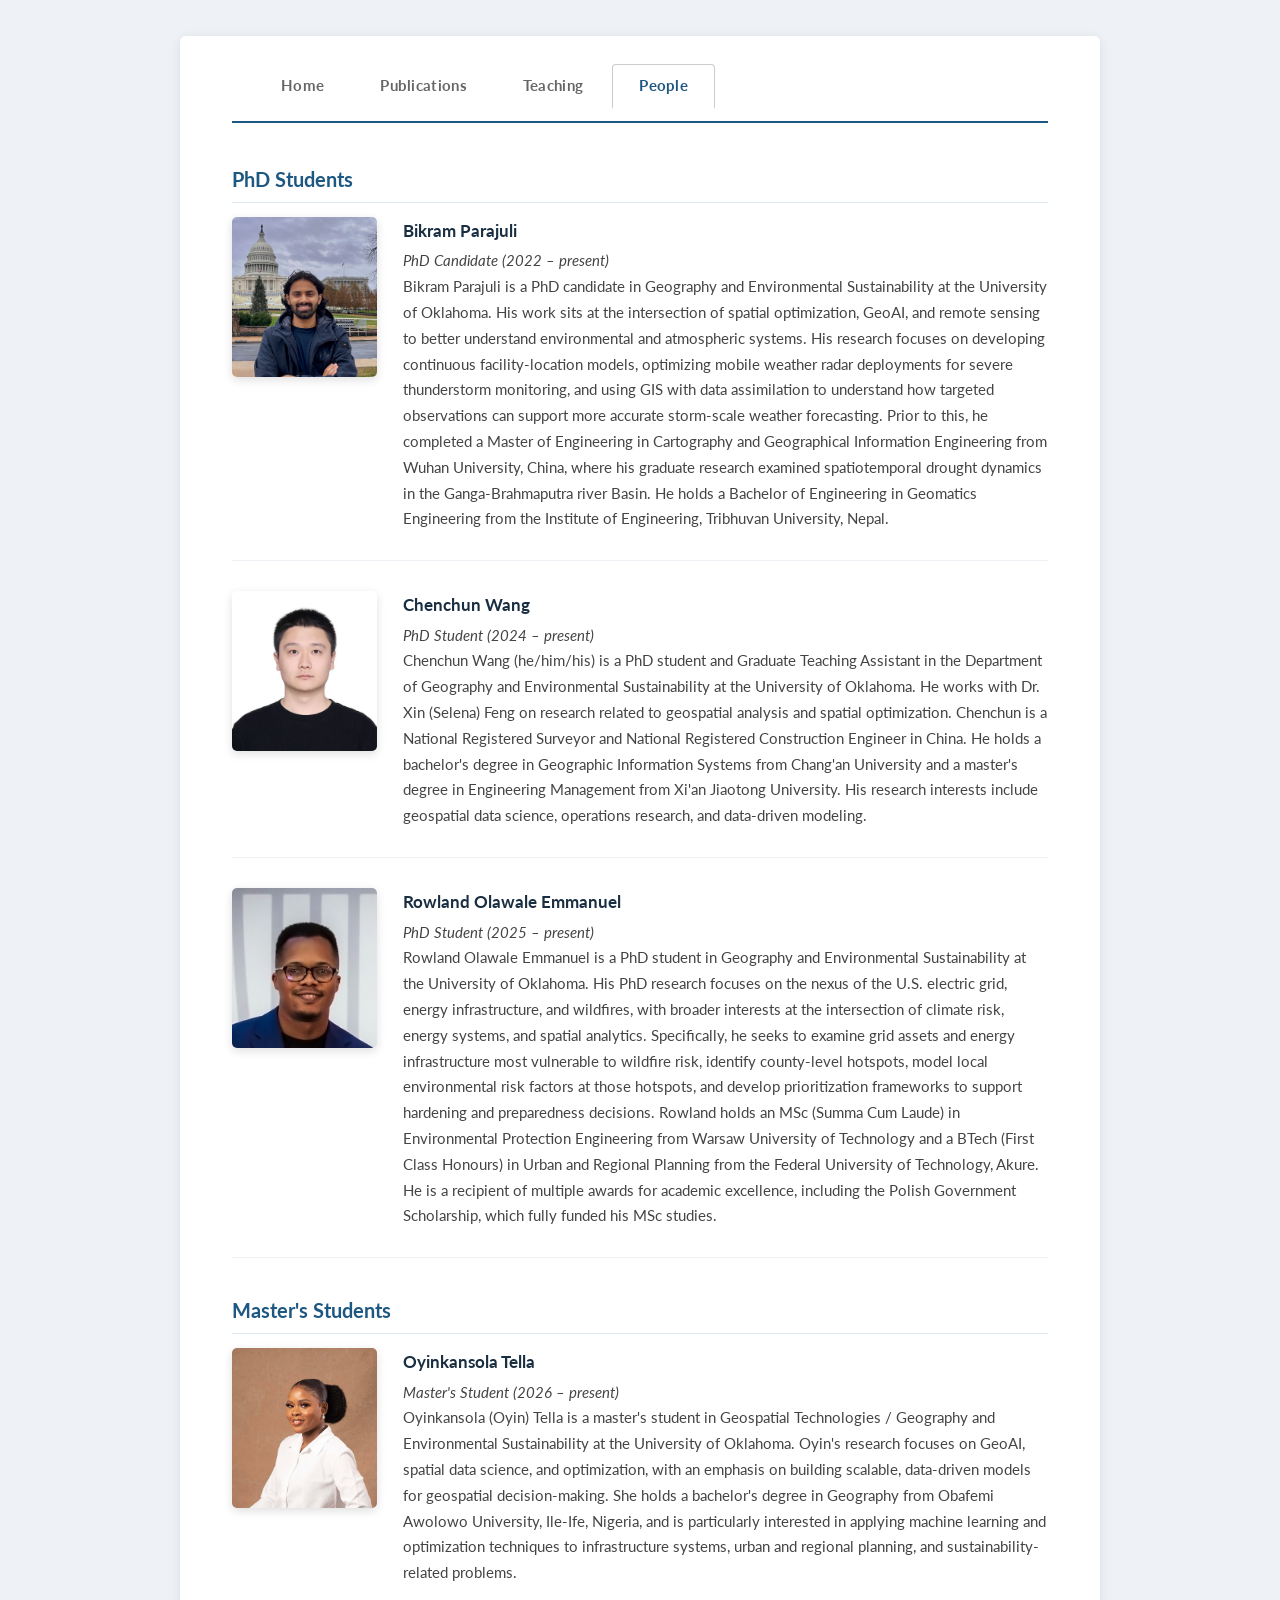
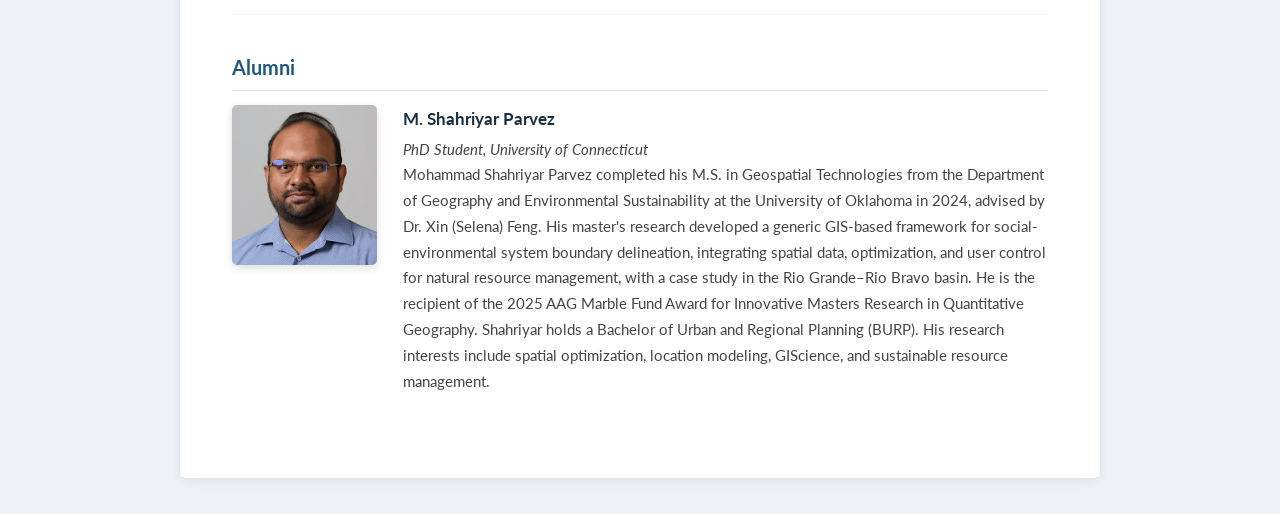
<file: people.html>
<!DOCTYPE html PUBLIC "-//W3C//DTD XHTML 1.1//EN"
  "http://www.w3.org/TR/xhtml11/DTD/xhtml11.dtd">
<html xmlns="http://www.w3.org/1999/xhtml" xml:lang="en">
<head>
<meta name="generator" content="jemdoc, see http://jemdoc.jaboc.net/" />
<meta http-equiv="Content-Type" content="text/html;charset=utf-8" />
<link rel="stylesheet" href="style.css" type="text/css" />
<title>People - Xin Feng</title>
</head>
<body>
<div id="layout-content">

<div id="nav">
  <ul>
    <li><a href="index.html">Home</a></li>
    <li><a href="publications.html">Publications</a></li>
    <li><a href="teaching.html">Teaching</a></li>
    <li><a href="people.html" class="active">People</a></li>
  </ul>
</div>

<h2>PhD Students</h2>

<div class="person">
  <img src="bikram.jpg" alt="Bikram Parajuli" />
  <div class="person-info">
    <h3>Bikram Parajuli</h3>
    <p class="person-role">PhD Candidate (2022 – present)</p>
    <p>Bikram Parajuli is a PhD candidate in Geography and Environmental Sustainability at the University of Oklahoma. His work sits at the intersection of spatial optimization, GeoAI, and remote sensing to better understand environmental and atmospheric systems. His research focuses on developing continuous facility-location models, optimizing mobile weather radar deployments for severe thunderstorm monitoring, and using GIS with data assimilation to understand how targeted observations can support more accurate storm-scale weather forecasting. Prior to this, he completed a Master of Engineering in Cartography and Geographical Information Engineering from Wuhan University, China, where his graduate research examined spatiotemporal drought dynamics in the Ganga-Brahmaputra river Basin. He holds a Bachelor of Engineering in Geomatics Engineering from the Institute of Engineering, Tribhuvan University, Nepal.</p>
  </div>
</div>

<div class="person">
  <img src="chenchun.jpg" alt="Chenchun Wang" />
  <div class="person-info">
    <h3>Chenchun Wang</h3>
    <p class="person-role">PhD Student (2024 – present)</p>
    <p>Chenchun Wang (he/him/his) is a PhD student and Graduate Teaching Assistant in the Department of Geography and Environmental Sustainability at the University of Oklahoma. He works with Dr. Xin (Selena) Feng on research related to geospatial analysis and spatial optimization. Chenchun is a National Registered Surveyor and National Registered Construction Engineer in China. He holds a bachelor's degree in Geographic Information Systems from Chang'an University and a master's degree in Engineering Management from Xi'an Jiaotong University. His research interests include geospatial data science, operations research, and data-driven modeling.</p>
  </div>
</div>

<div class="person">
  <img src="rowland.jpg" alt="Rowland Olawale Emmanuel" />
  <div class="person-info">
    <h3>Rowland Olawale Emmanuel</h3>
    <p class="person-role">PhD Student (2025 – present)</p>
    <p>Rowland Olawale Emmanuel is a PhD student in Geography and Environmental Sustainability at the University of Oklahoma. His PhD research focuses on the nexus of the U.S. electric grid, energy infrastructure, and wildfires, with broader interests at the intersection of climate risk, energy systems, and spatial analytics. Specifically, he seeks to examine grid assets and energy infrastructure most vulnerable to wildfire risk, identify county-level hotspots, model local environmental risk factors at those hotspots, and develop prioritization frameworks to support hardening and preparedness decisions. Rowland holds an MSc (Summa Cum Laude) in Environmental Protection Engineering from Warsaw University of Technology and a BTech (First Class Honours) in Urban and Regional Planning from the Federal University of Technology, Akure. He is a recipient of multiple awards for academic excellence, including the Polish Government Scholarship, which fully funded his MSc studies.</p>
  </div>
</div>

<h2>Master's Students</h2>

<div class="person">
  <img src="oyin.jpg" alt="Oyinkansola Tella" />
  <div class="person-info">
    <h3>Oyinkansola Tella</h3>
    <p class="person-role">Master's Student (2026 – present)</p>
    <p>Oyinkansola (Oyin) Tella is a master's student in Geospatial Technologies / Geography and Environmental Sustainability at the University of Oklahoma. Oyin's research focuses on GeoAI, spatial data science, and optimization, with an emphasis on building scalable, data-driven models for geospatial decision-making. She holds a bachelor's degree in Geography from Obafemi Awolowo University, Ile-Ife, Nigeria, and is particularly interested in applying machine learning and optimization techniques to infrastructure systems, urban and regional planning, and sustainability-related problems.</p>
  </div>
</div>

<h2>Alumni</h2>

<div class="person">
  <img src="shahriyar.jpg" alt="M. Shahriyar Parvez" />
  <div class="person-info">
    <h3>M. Shahriyar Parvez</h3>
    <p class="person-role">PhD Student, University of Connecticut</p>
    <p>Mohammad Shahriyar Parvez completed his M.S. in Geospatial Technologies from the Department of Geography and Environmental Sustainability at the University of Oklahoma in 2024, advised by Dr. Xin (Selena) Feng. His master's research developed a generic GIS-based framework for social-environmental system boundary delineation, integrating spatial data, optimization, and user control for natural resource management, with a case study in the Rio Grande–Rio Bravo basin. He is the recipient of the 2025 AAG Marble Fund Award for Innovative Masters Research in Quantitative Geography. Shahriyar holds a Bachelor of Urban and Regional Planning (BURP). His research interests include spatial optimization, location modeling, GIScience, and sustainable resource management.</p>
  </div>
</div>

</div>
</body>
</html>
</file>
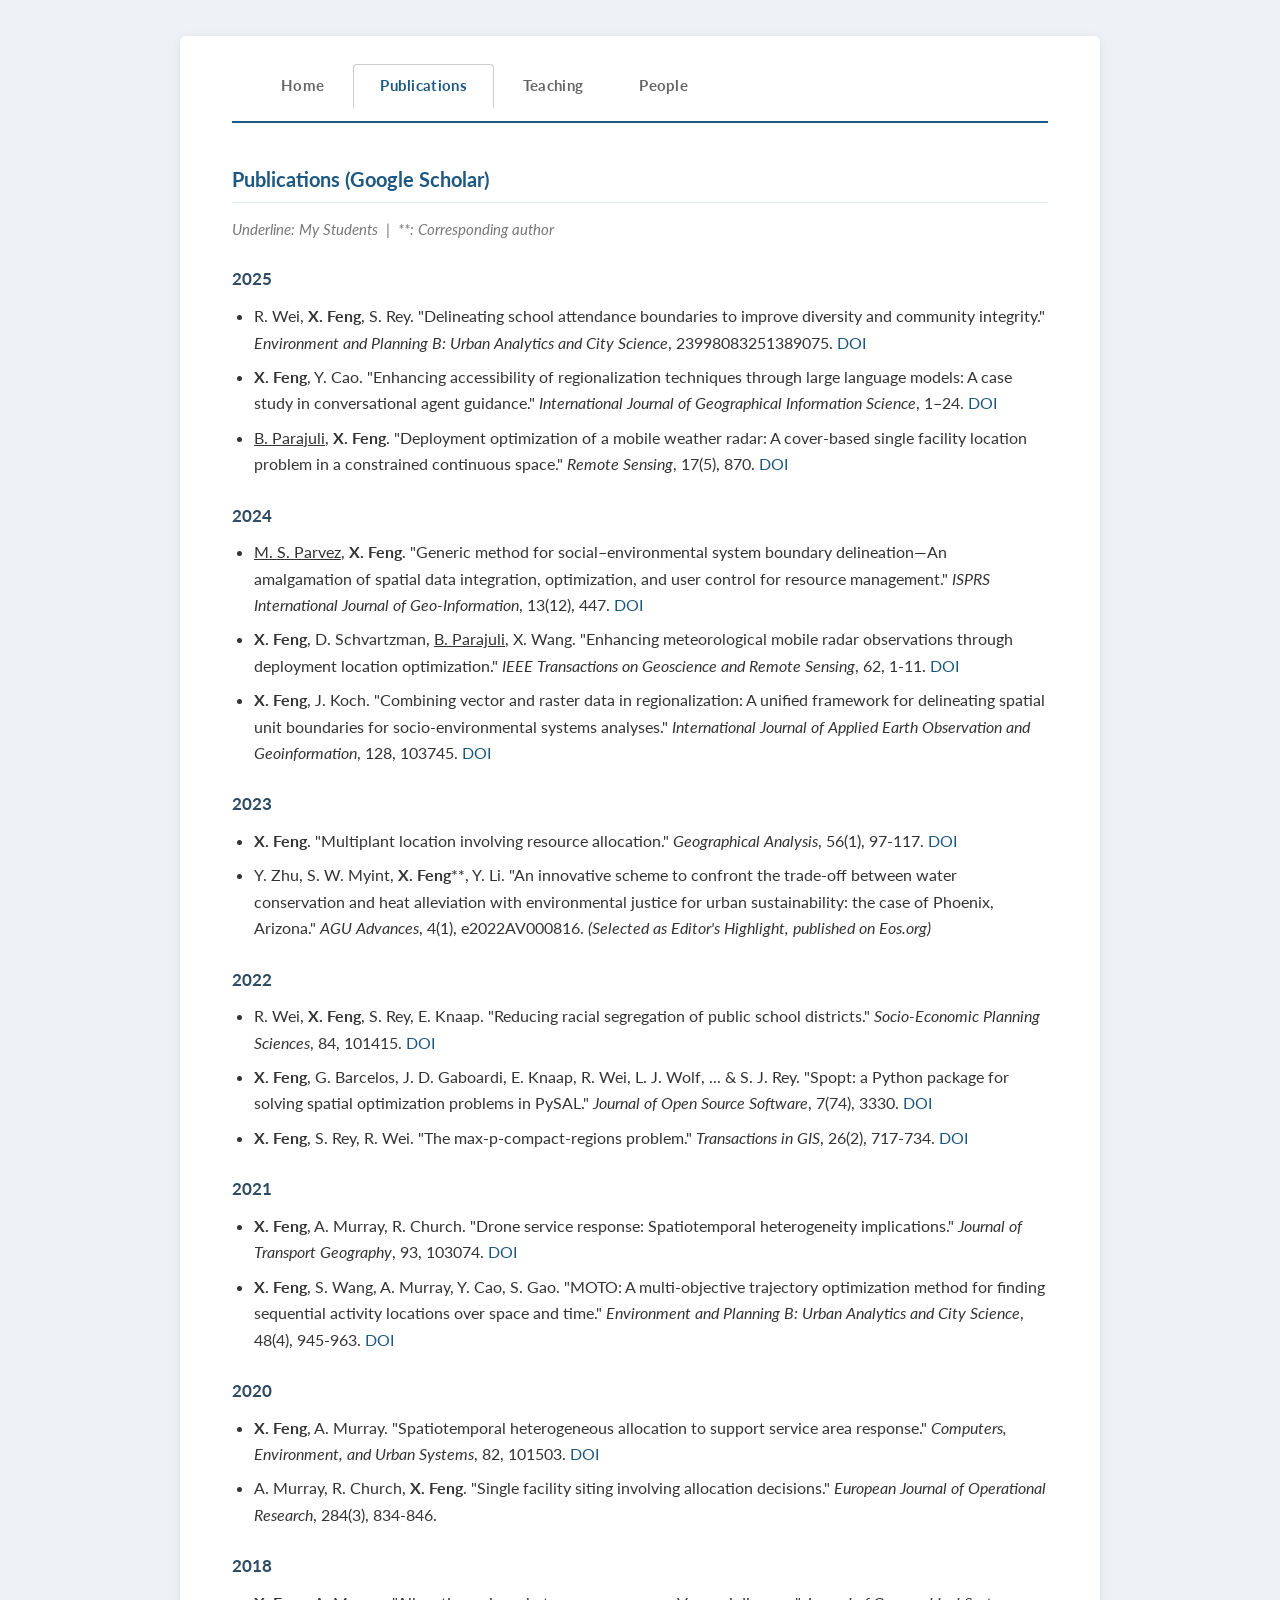
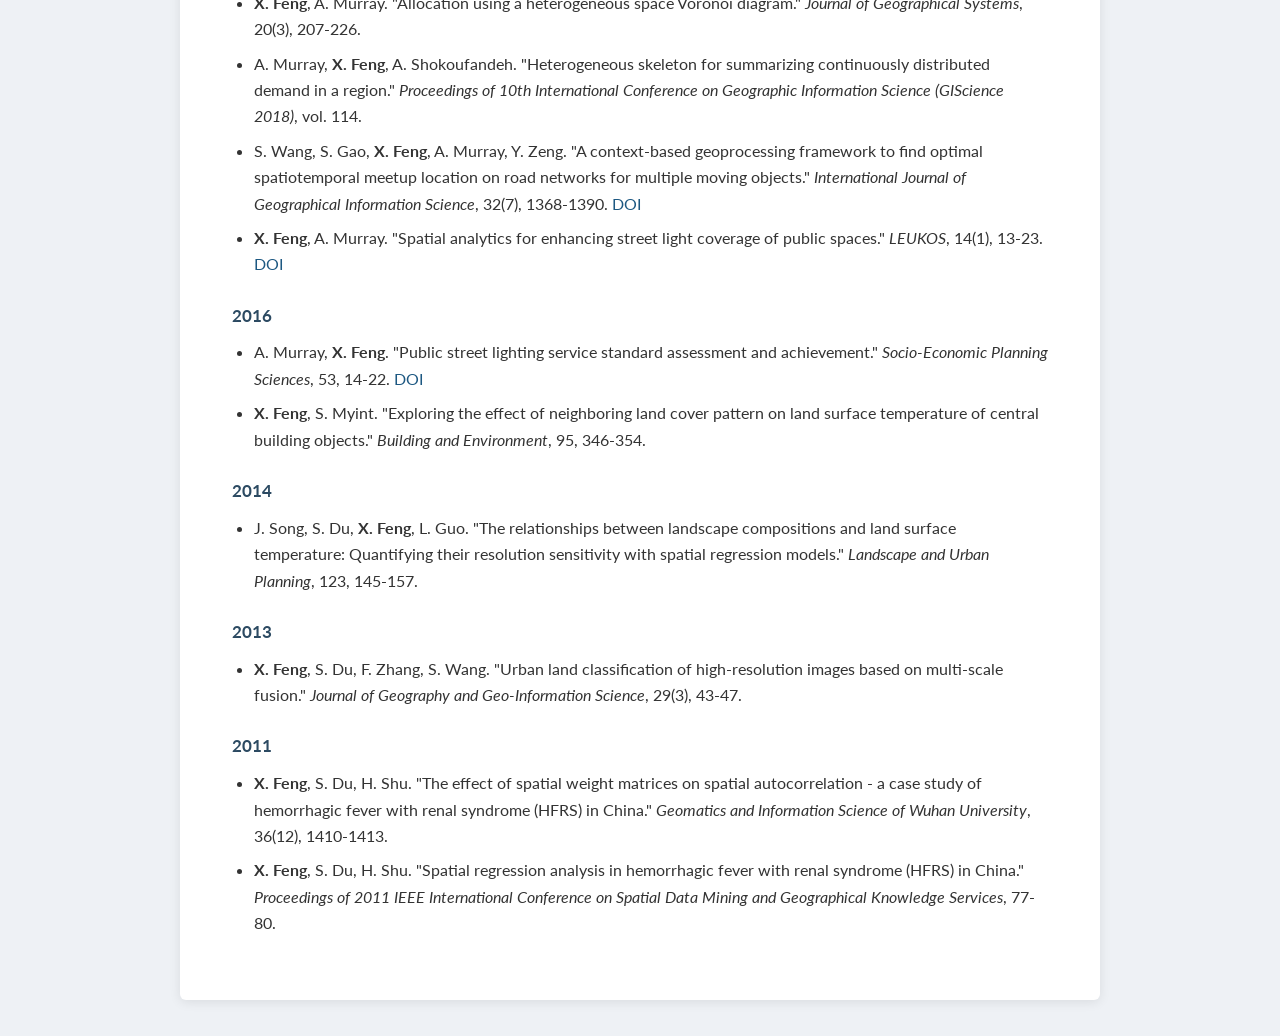
<file: publications.html>
<!DOCTYPE html PUBLIC "-//W3C//DTD XHTML 1.1//EN"
  "http://www.w3.org/TR/xhtml11/DTD/xhtml11.dtd">
<html xmlns="http://www.w3.org/1999/xhtml" xml:lang="en">
<head>
<meta name="generator" content="jemdoc, see http://jemdoc.jaboc.net/" />
<meta http-equiv="Content-Type" content="text/html;charset=utf-8" />
<link rel="stylesheet" href="style.css" type="text/css" />
<title>Publications - Xin Feng</title>
</head>
<body>
<div id="layout-content">

<div id="nav">
  <ul>
    <li><a href="index.html">Home</a></li>
    <li><a href="publications.html" class="active">Publications</a></li>
    <li><a href="teaching.html">Teaching</a></li>
    <li><a href="people.html">People</a></li>
  </ul>
</div>

<h2>Publications (<a href="https://scholar.google.com/citations?user=ObhriOYAAAAJ&amp;hl=en">Google Scholar</a>)</h2>
<p class="pub-note">Underline: My Students &nbsp;|&nbsp; **: Corresponding author</p>

<h3>2025</h3>
<ul>
<li>R. Wei, <b>X. Feng</b>, S. Rey. "Delineating school attendance boundaries to improve diversity and community integrity." <i>Environment and Planning B: Urban Analytics and City Science</i>, 23998083251389075. <a href="https://doi.org/10.1177/23998083251389075">DOI</a></li>
<li><b>X. Feng</b>, Y. Cao. "Enhancing accessibility of regionalization techniques through large language models: A case study in conversational agent guidance." <i>International Journal of Geographical Information Science</i>, 1–24. <a href="https://doi.org/10.1080/13658816.2024.2415439">DOI</a></li>
<li><u>B. Parajuli</u>, <b>X. Feng</b>. "Deployment optimization of a mobile weather radar: A cover-based single facility location problem in a constrained continuous space." <i>Remote Sensing</i>, 17(5), 870. <a href="https://doi.org/10.3390/rs17050870">DOI</a></li>
</ul>

<h3>2024</h3>
<ul>
<li><u>M. S. Parvez</u>, <b>X. Feng</b>. "Generic method for social–environmental system boundary delineation—An amalgamation of spatial data integration, optimization, and user control for resource management." <i>ISPRS International Journal of Geo-Information</i>, 13(12), 447. <a href="https://doi.org/10.3390/ijgi13120447">DOI</a></li>
<li><b>X. Feng</b>, D. Schvartzman, <u>B. Parajuli</u>, X. Wang. "Enhancing meteorological mobile radar observations through deployment location optimization." <i>IEEE Transactions on Geoscience and Remote Sensing</i>, 62, 1-11. <a href="https://doi.org/10.1109/TGRS.2024.3447550">DOI</a></li>
<li><b>X. Feng</b>, J. Koch. "Combining vector and raster data in regionalization: A unified framework for delineating spatial unit boundaries for socio-environmental systems analyses." <i>International Journal of Applied Earth Observation and Geoinformation</i>, 128, 103745. <a href="https://doi.org/10.1016/j.jag.2024.103745">DOI</a></li>
</ul>

<h3>2023</h3>
<ul>
<li><b>X. Feng</b>. "Multiplant location involving resource allocation." <i>Geographical Analysis</i>, 56(1), 97-117. <a href="https://doi.org/10.1111/gean.12366">DOI</a></li>
<li>Y. Zhu, S. W. Myint, <b>X. Feng</b>**, Y. Li. "An innovative scheme to confront the trade-off between water conservation and heat alleviation with environmental justice for urban sustainability: the case of Phoenix, Arizona." <i>AGU Advances</i>, 4(1), e2022AV000816. <i>(Selected as Editor's Highlight, published on Eos.org)</i></li>
</ul>

<h3>2022</h3>
<ul>
<li>R. Wei, <b>X. Feng</b>, S. Rey, E. Knaap. "Reducing racial segregation of public school districts." <i>Socio-Economic Planning Sciences</i>, 84, 101415. <a href="https://doi.org/10.1016/j.seps.2022.101415">DOI</a></li>
<li><b>X. Feng</b>, G. Barcelos, J. D. Gaboardi, E. Knaap, R. Wei, L. J. Wolf, ... &amp; S. J. Rey. "Spopt: a Python package for solving spatial optimization problems in PySAL." <i>Journal of Open Source Software</i>, 7(74), 3330. <a href="https://doi.org/10.21105/joss.03330">DOI</a></li>
<li><b>X. Feng</b>, S. Rey, R. Wei. "The max-p-compact-regions problem." <i>Transactions in GIS</i>, 26(2), 717-734. <a href="https://doi.org/10.1111/tgis.12874">DOI</a></li>
</ul>

<h3>2021</h3>
<ul>
<li><b>X. Feng</b>, A. Murray, R. Church. "Drone service response: Spatiotemporal heterogeneity implications." <i>Journal of Transport Geography</i>, 93, 103074. <a href="https://doi.org/10.1016/j.jtrangeo.2021.103074">DOI</a></li>
<li><b>X. Feng</b>, S. Wang, A. Murray, Y. Cao, S. Gao. "MOTO: A multi-objective trajectory optimization method for finding sequential activity locations over space and time." <i>Environment and Planning B: Urban Analytics and City Science</i>, 48(4), 945-963. <a href="https://doi.org/10.1177/2399808320913300">DOI</a></li>
</ul>

<h3>2020</h3>
<ul>
<li><b>X. Feng</b>, A. Murray. "Spatiotemporal heterogeneous allocation to support service area response." <i>Computers, Environment, and Urban Systems</i>, 82, 101503. <a href="https://doi.org/10.1016/j.compenvurbsys.2020.101503">DOI</a></li>
<li>A. Murray, R. Church, <b>X. Feng</b>. "Single facility siting involving allocation decisions." <i>European Journal of Operational Research</i>, 284(3), 834-846.</li>
</ul>

<h3>2018</h3>
<ul>
<li><b>X. Feng</b>, A. Murray. "Allocation using a heterogeneous space Voronoi diagram." <i>Journal of Geographical Systems</i>, 20(3), 207-226.</li>
<li>A. Murray, <b>X. Feng</b>, A. Shokoufandeh. "Heterogeneous skeleton for summarizing continuously distributed demand in a region." <i>Proceedings of 10th International Conference on Geographic Information Science (GIScience 2018)</i>, vol. 114.</li>
<li>S. Wang, S. Gao, <b>X. Feng</b>, A. Murray, Y. Zeng. "A context-based geoprocessing framework to find optimal spatiotemporal meetup location on road networks for multiple moving objects." <i>International Journal of Geographical Information Science</i>, 32(7), 1368-1390. <a href="https://doi.org/10.1080/13658816.2018.1431838">DOI</a></li>
<li><b>X. Feng</b>, A. Murray. "Spatial analytics for enhancing street light coverage of public spaces." <i>LEUKOS</i>, 14(1), 13-23. <a href="https://doi.org/10.1080/15502724.2017.1321486">DOI</a></li>
</ul>

<h3>2016</h3>
<ul>
<li>A. Murray, <b>X. Feng</b>. "Public street lighting service standard assessment and achievement." <i>Socio-Economic Planning Sciences</i>, 53, 14-22. <a href="https://doi.org/10.1016/j.seps.2015.12.001">DOI</a></li>
<li><b>X. Feng</b>, S. Myint. "Exploring the effect of neighboring land cover pattern on land surface temperature of central building objects." <i>Building and Environment</i>, 95, 346-354.</li>
</ul>

<h3>2014</h3>
<ul>
<li>J. Song, S. Du, <b>X. Feng</b>, L. Guo. "The relationships between landscape compositions and land surface temperature: Quantifying their resolution sensitivity with spatial regression models." <i>Landscape and Urban Planning</i>, 123, 145-157.</li>
</ul>

<h3>2013</h3>
<ul>
<li><b>X. Feng</b>, S. Du, F. Zhang, S. Wang. "Urban land classification of high-resolution images based on multi-scale fusion." <i>Journal of Geography and Geo-Information Science</i>, 29(3), 43-47.</li>
</ul>

<h3>2011</h3>
<ul>
<li><b>X. Feng</b>, S. Du, H. Shu. "The effect of spatial weight matrices on spatial autocorrelation - a case study of hemorrhagic fever with renal syndrome (HFRS) in China." <i>Geomatics and Information Science of Wuhan University</i>, 36(12), 1410-1413.</li>
<li><b>X. Feng</b>, S. Du, H. Shu. "Spatial regression analysis in hemorrhagic fever with renal syndrome (HFRS) in China." <i>Proceedings of 2011 IEEE International Conference on Spatial Data Mining and Geographical Knowledge Services</i>, 77-80.</li>
</ul>

</div>
</body>
</html>
</file>
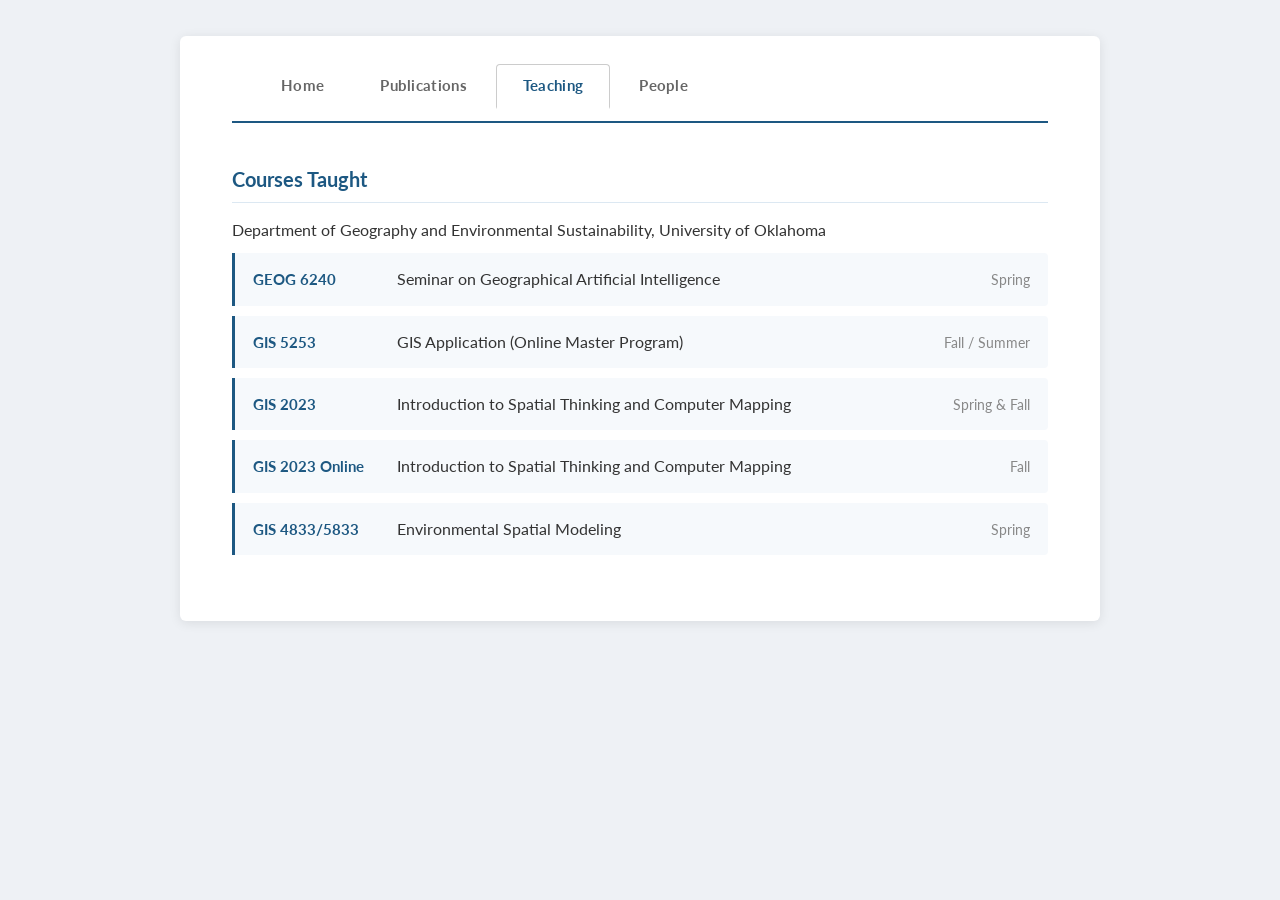
<file: teaching.html>
<!DOCTYPE html PUBLIC "-//W3C//DTD XHTML 1.1//EN"
  "http://www.w3.org/TR/xhtml11/DTD/xhtml11.dtd">
<html xmlns="http://www.w3.org/1999/xhtml" xml:lang="en">
<head>
<meta name="generator" content="jemdoc, see http://jemdoc.jaboc.net/" />
<meta http-equiv="Content-Type" content="text/html;charset=utf-8" />
<link rel="stylesheet" href="style.css" type="text/css" />
<title>Teaching - Xin Feng</title>
</head>
<body>
<div id="layout-content">

<div id="nav">
  <ul>
    <li><a href="index.html">Home</a></li>
    <li><a href="publications.html">Publications</a></li>
    <li><a href="teaching.html" class="active">Teaching</a></li>
    <li><a href="people.html">People</a></li>
  </ul>
</div>

<h2>Courses Taught</h2>
<p>Department of Geography and Environmental Sustainability, University of Oklahoma</p>

<ul class="course-list">
  <li>
    <span class="course-number">GEOG 6240</span>
    <span class="course-title">Seminar on Geographical Artificial Intelligence</span>
    <span class="course-semester">Spring</span>
  </li>
  <li>
    <span class="course-number">GIS 5253</span>
    <span class="course-title">GIS Application (Online Master Program)</span>
    <span class="course-semester">Fall / Summer</span>
  </li>
  <li>
    <span class="course-number">GIS 2023</span>
    <span class="course-title">Introduction to Spatial Thinking and Computer Mapping</span>
    <span class="course-semester">Spring &amp; Fall</span>
  </li>
  <li>
    <span class="course-number">GIS 2023 Online</span>
    <span class="course-title">Introduction to Spatial Thinking and Computer Mapping</span>
    <span class="course-semester">Fall</span>
  </li>
  <li>
    <span class="course-number">GIS 4833/5833</span>
    <span class="course-title">Environmental Spatial Modeling</span>
    <span class="course-semester">Spring</span>
  </li>
</ul>

</div>
</body>
</html>
</file>
<file: style.css>
@import url('https://fonts.googleapis.com/css2?family=Lato:ital,wght@0,300;0,400;0,700;1,400&display=swap');

* {
  box-sizing: border-box;
  margin: 0;
  padding: 0;
}

body {
  font-family: 'Lato', 'Helvetica Neue', Arial, sans-serif;
  font-size: 16px;
  line-height: 1.65;
  color: #333;
  background: #eef1f5;
}

#layout-content {
  max-width: 920px;
  margin: 36px auto;
  background: #fff;
  padding: 0 52px 56px;
  border-radius: 6px;
  box-shadow: 0 2px 12px rgba(0, 0, 0, 0.09);
}

/* ── Navigation ───────────────────────────── */

#nav {
  padding-top: 28px;
  border-bottom: 2px solid #1d5882;
  margin-bottom: 40px;
}

#nav ul {
  list-style: none;
  display: flex;
  gap: 2px;
}

#nav ul li a {
  display: inline-block;
  padding: 9px 26px;
  font-size: 14.5px;
  font-weight: 700;
  letter-spacing: 0.3px;
  color: #666;
  text-decoration: none;
  border-radius: 4px 4px 0 0;
  border: 1px solid transparent;
  border-bottom: none;
  margin-bottom: -2px;
  transition: color 0.15s, background 0.15s;
}

#nav ul li a:hover {
  color: #1d5882;
  background: #edf3fb;
  border-color: #ccc;
}

#nav ul li a.active {
  color: #1d5882;
  background: #fff;
  border-color: #ccc;
  border-bottom: 2px solid #fff;
}

/* ── Profile ──────────────────────────────── */

table.imgtable {
  width: 100%;
  border-collapse: collapse;
  margin-bottom: 8px;
}

table.imgtable td {
  vertical-align: top;
  border: none;
  padding: 0;
}

table.imgtable td:first-child {
  padding-right: 40px;
  width: 1%;
  white-space: nowrap;
}

table.imgtable img {
  display: block;
  border-radius: 6px;
  box-shadow: 0 4px 16px rgba(0, 0, 0, 0.15);
}

.profile-info h1 {
  font-size: 2em;
  font-weight: 700;
  color: #1a2e42;
  margin-bottom: 12px;
  line-height: 1.2;
}

.profile-info p {
  color: #555;
  line-height: 1.9;
  font-size: 15.5px;
}

.profile-info a {
  color: #1d5882;
}

.cv-link {
  display: inline-block;
  margin-top: 18px;
  padding: 8px 22px;
  background: #1d5882;
  color: #fff !important;
  border-radius: 4px;
  font-size: 14px;
  font-weight: 700;
  text-decoration: none !important;
  letter-spacing: 0.3px;
  transition: background 0.15s;
}

.cv-link:hover {
  background: #154468 !important;
  text-decoration: none !important;
}

/* ── Headings ─────────────────────────────── */

h2 {
  font-size: 1.25em;
  font-weight: 700;
  color: #1d5882;
  border-bottom: 1px solid #dce8f2;
  padding-bottom: 6px;
  margin: 36px 0 14px;
}

h3 {
  font-size: 1.05em;
  font-weight: 700;
  color: #2c4a62;
  margin: 24px 0 10px;
}

/* ── Text & Links ─────────────────────────── */

p {
  margin-bottom: 10px;
}

a {
  color: #1d5882;
  text-decoration: none;
}

a:hover {
  text-decoration: underline;
  color: #154468;
}

/* ── Lists ────────────────────────────────── */

ul {
  padding-left: 22px;
  margin-bottom: 6px;
}

li {
  margin-bottom: 8px;
  line-height: 1.65;
}

/* ── Publications ─────────────────────────── */

.pub-note {
  font-style: italic;
  color: #777;
  font-size: 0.93em;
  margin-bottom: 20px;
}

/* ── Teaching ─────────────────────────────── */

.course-list {
  list-style: none;
  padding: 0;
  margin-top: 6px;
}

.course-list li {
  display: flex;
  align-items: baseline;
  gap: 14px;
  padding: 13px 18px;
  border-left: 3px solid #1d5882;
  background: #f6f9fc;
  margin-bottom: 10px;
  border-radius: 0 4px 4px 0;
}

.course-number {
  font-weight: 700;
  color: #1d5882;
  white-space: nowrap;
  min-width: 130px;
  font-size: 0.95em;
}

.course-title {
  flex: 1;
  color: #333;
}

.course-semester {
  color: #888;
  font-size: 0.88em;
  white-space: nowrap;
}

/* ── People cards ────────────────────────── */

.person {
  display: flex;
  gap: 26px;
  align-items: flex-start;
  margin-bottom: 30px;
  padding-bottom: 28px;
  border-bottom: 1px solid #eef1f5;
}

.person:last-child {
  border-bottom: none;
  margin-bottom: 0;
}

.person img {
  width: 145px;
  height: 160px;
  object-fit: cover;
  object-position: top;
  border-radius: 5px;
  box-shadow: 0 3px 10px rgba(0, 0, 0, 0.13);
  flex-shrink: 0;
}

.person-info h3 {
  margin-top: 0;
  margin-bottom: 3px;
  font-size: 1.08em;
  color: #1a2e42;
}

.person-role {
  color: #888;
  font-size: 0.9em;
  font-style: italic;
  margin-bottom: 9px;
}

.person-info p {
  font-size: 0.96em;
  line-height: 1.68;
  color: #444;
  margin: 0;
}

/* ── Honors list ──────────────────────────── */

.honors-list {
  list-style: none;
  padding: 0;
}

.honors-list li {
  display: flex;
  gap: 20px;
  margin-bottom: 10px;
  line-height: 1.6;
}

.honors-year {
  font-weight: 700;
  color: #1d5882;
  min-width: 64px;
  padding-top: 1px;
}
</file>
